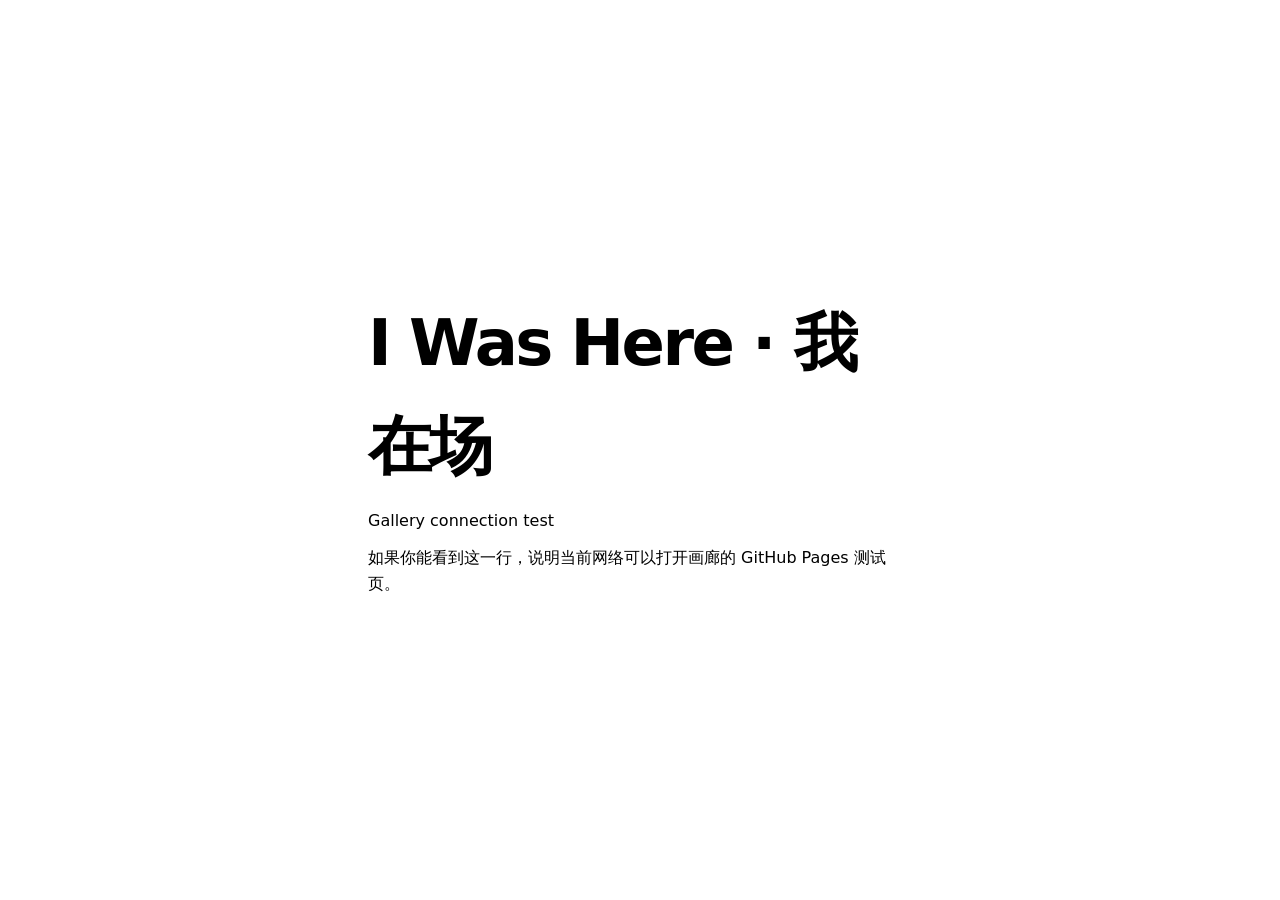
<file: index.html>
<!doctype html><html lang="en"><meta charset="utf-8"><meta name="viewport" content="width=device-width,initial-scale=1"><title>I Was Here · 我在场</title><style>html{color-scheme:light dark}body{margin:0;min-height:100svh;display:grid;place-items:center;font:1rem/1.6 system-ui,sans-serif}main{max-width:34rem;padding:2rem}h1{font-size:clamp(2rem,7vw,4rem);letter-spacing:-.04em;margin:0}p{margin:.7rem 0}</style><main><h1>I Was Here · 我在场</h1><p>Gallery connection test</p><p lang="zh-CN">如果你能看到这一行，说明当前网络可以打开画廊的 GitHub Pages 测试页。</p></main></html>
</file>
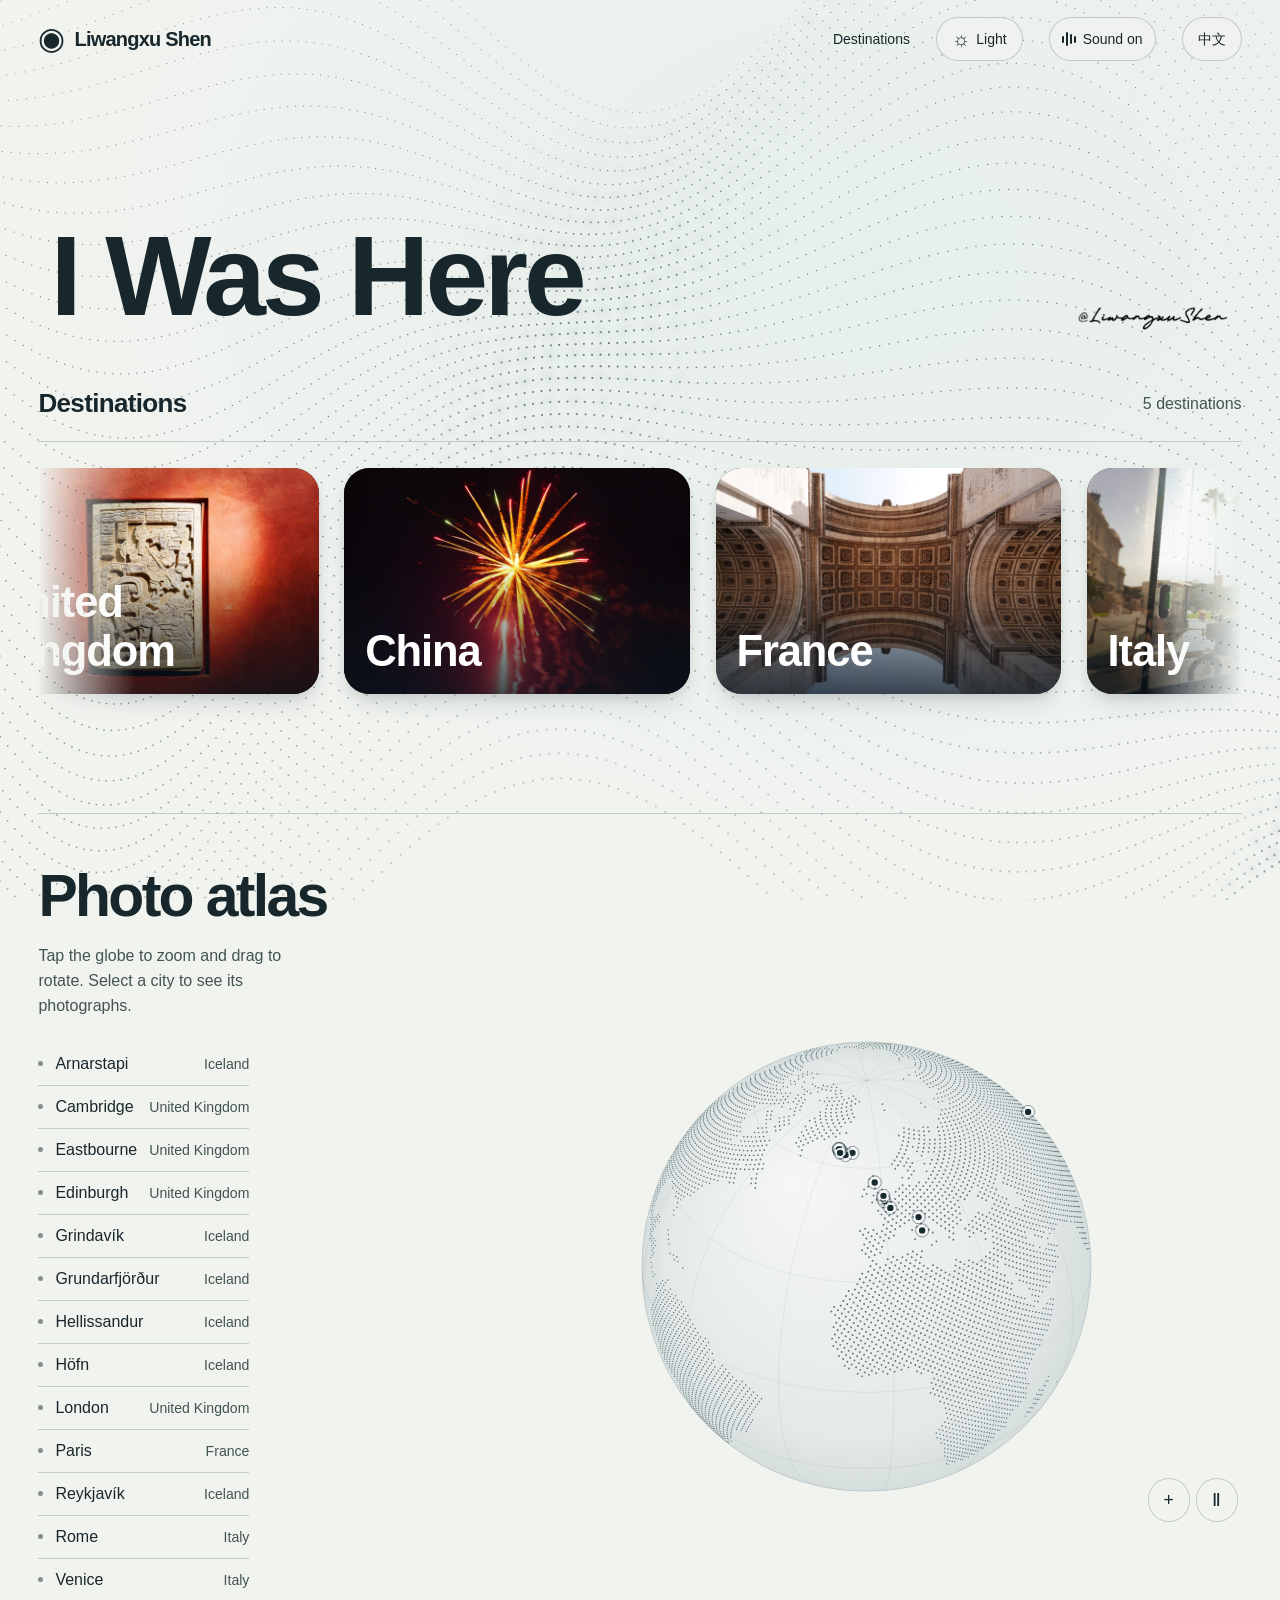
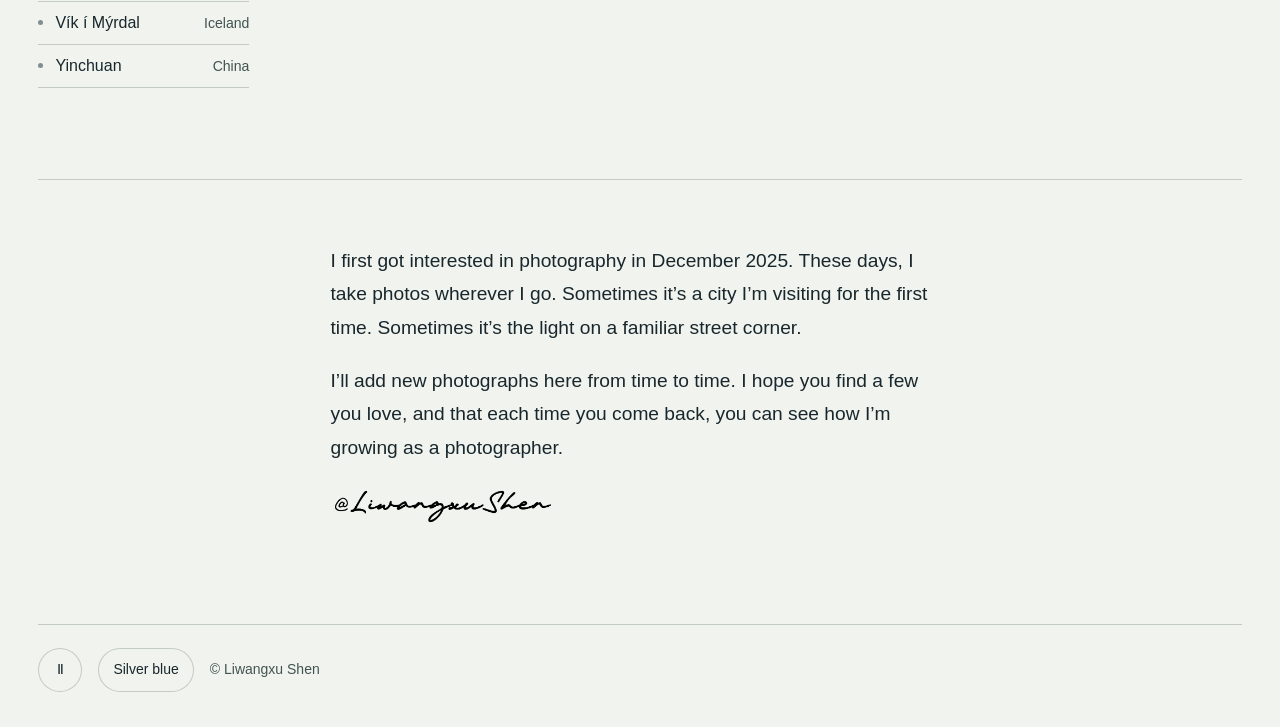
<file: docs/index.html>
<!doctype html>
<html lang="en"><head><meta charset="utf-8"><meta name="viewport" content="width=device-width,initial-scale=1,viewport-fit=cover"><meta name="theme-color" content="#f5f5f1"><title>I Was Here · Liwangxu Shen</title><link rel="stylesheet" href="style.css"></head>
<body><canvas id="drape" aria-hidden="true"></canvas><header><a class="identity" href="./"><span class="iris" aria-hidden="true">◉</span> Liwangxu Shen</a><nav><a href="#collection" data-t="destinations">Destinations</a><button id="theme" class="theme-control" type="button"><span class="theme-glyph" aria-hidden="true">☼</span><span class="theme-name">Appearance</span></button><button id="sound" class="sound-control" type="button" aria-pressed="true"><span class="sound-bars" aria-hidden="true"><i></i><i></i><i></i><i></i></span><span class="sound-name">Sound on</span></button><button id="lang" aria-label="Switch language">中文</button></nav></header>
<main><section class="hero"><div class="hero-copy"><h1 data-t="heading">I Was Here</h1><img class="sig" src="signature.png" alt="@LiwangxuShen"></div></section>
<section id="collection">
<div class="sectionhead"><div><nav id="crumbs" aria-label="Breadcrumb" hidden></nav><h2 id="sectionTitle" tabindex="-1">Destinations</h2></div><span id="count"></span></div>
<div id="rail" class="travel-rail" hidden></div><div class="grid" id="grid" hidden></div><p class="empty" id="empty" data-t="empty">The first photograph will appear here.</p></section>
<section id="atlas" aria-labelledby="atlasTitle" hidden>
  <div class="atlas-index"><h2 id="atlasTitle"></h2><p id="atlasHelp"></p><nav id="atlasCities" aria-labelledby="atlasTitle"></nav></div>
  <div class="atlas-map"><canvas id="atlasCanvas" aria-hidden="true"></canvas><span id="atlasTip" hidden></span><div class="atlas-tools"><button id="atlasZoom" type="button"></button><button id="atlasSpin" type="button"></button></div></div>
</section>
<div class="gallery-intro">
  <p data-t="introOpening"></p>
  <p data-t="introWelcome"></p>
  <img class="intro-signature" src="signature.png" alt="@LiwangxuShen">
</div></main>
<footer><button type="button" id="pause" class="motion-control" aria-label="Pause background animation">Ⅱ</button><button id="palette" type="button" hidden></button><span id="siteVisits"></span><span>© Liwangxu Shen</span><a id="studioLink" hidden href="/api/studio/page" data-t="studio">Studio</a></footer>
<dialog id="viewer" aria-labelledby="workTitle" autofocus>
<img id="viewerBackdrop" alt="" aria-hidden="true">
<div class="toolbar"><div class="viewer-actions"><button id="back" data-t="close">Close</button><button id="viewerSound" class="sound-control" type="button" aria-pressed="true"><span class="sound-bars" aria-hidden="true"><i></i><i></i><i></i><i></i></span><span class="sound-name">Sound on</span></button></div><span id="position"></span><div class="viewer-nav"><button id="prev" aria-label="Previous">‹</button><button id="next" aria-label="Next">›</button></div></div>
<div class="stage"><button id="viewPhoto" type="button" aria-pressed="false"><img id="large" alt=""></button></div>
<div id="capture" aria-live="polite"><p id="camera"></p><p id="lens"></p><p id="settings"></p><p id="context"></p></div>
<div id="caption"><div><h2 id="workTitle" tabindex="-1"></h2><p id="description"></p></div><div class="download-options"><a class="download" id="download" data-t="download">Download signed photo</a><a id="openSigned" target="_blank" rel="noopener" data-t="openSigned">Open signed JPEG</a></div></div>
<section id="guestbook" hidden aria-labelledby="guestTitle">
<div class="guest-head"><h2 id="guestTitle" tabindex="-1">Guestbook</h2><span id="guestStats"></span></div>
<form id="guestForm"><label><span id="nickLabel">Nickname (optional)</span><input id="guestNick" maxlength="40" autocomplete="off"></label>
<label><span id="messageLabel">Message</span><textarea id="guestBody" maxlength="800" rows="2" required></textarea></label><button id="sendMessage" type="submit">Post message</button></form>
<p id="guestStatus" role="status"></p><ol id="messageList" class="messages"></ol><button type="button" id="olderMessages" hidden>Older messages</button></section>
</dialog>
<script type="module" src="gallery.js"></script></body></html>
</file>
<file: docs/style.css>
*{box-sizing:border-box}html{color-scheme:light;scroll-behavior:smooth}body{margin:0;background:#f5f5f1;color:#18201f;font:16px/1.5 var(--gallery-font)}button,input,select,textarea{font:inherit}a{color:inherit;text-decoration:none}button,a{touch-action:manipulation}button{cursor:pointer;color:inherit}button:active,.download:active{transform:scale(.97)}button:focus-visible,a:focus-visible,input:focus-visible{outline:3px solid #428aaa;outline-offset:3px}[hidden]{display:none!important}header,footer,.sectionhead,#caption,.toolbar,.actions,nav{display:flex;align-items:center;justify-content:space-between;gap:16px}header,main,footer{width:min(94vw,1720px);margin:auto}header{height:78px}.identity{font-size:20px;letter-spacing:-.04em;font-weight:600;display:flex;align-items:center;gap:10px}.iris{font-size:31px;font-weight:400}nav{gap:26px}nav a,nav button,footer a{font-size:14px}button,.download{border:1px solid #a4aaa74d;border-radius:24px;background:transparent;padding:8px 15px;min-height:44px}nav button{min-width:52px}.hero{position:relative;isolation:isolate;overflow:hidden;min-height:380px;height:clamp(400px,61svh,780px);background:linear-gradient(145deg,#091b21,#102e36 56%,#173c42);color:#fff;border-radius:5px}.hero canvas,.hero #cover{position:absolute;inset:0;display:block;width:100%;height:100%;object-fit:cover}.hero:after{position:absolute;content:"";inset:0;z-index:0;pointer-events:none;background:linear-gradient(0deg,#0715199c,transparent 68%)}.hero-copy{position:absolute;z-index:1;bottom:9%;left:5%;right:5%;pointer-events:none}.hero h1{font-size:clamp(56px,7.5vw,136px);font-weight:400;line-height:1.05;letter-spacing:-.055em;margin:0 0 20px;text-wrap:balance}.sig{width:clamp(120px,14vw,220px);filter:invert(1);display:block}.sectionhead{padding:36px 0 18px;border-bottom:1px solid #a1a7a250}.sectionhead h2{font-size:26px;font-weight:500;letter-spacing:-.04em;margin:0}.sectionhead span,footer,.empty{color:#545f5d}.empty{padding:26px 0 56px;margin:0}.grid{display:grid;grid-template-columns:repeat(auto-fill,minmax(min(290px,100%),1fr));gap:28px;margin-top:22px}.card{border:0;border-radius:0;display:block;text-align:left;padding:0}.card img{width:100%;height:auto;object-fit:cover;background:#e9ebe6;display:block}.card strong,.card small{display:block}.card strong{font-size:18px;padding-top:8px;font-weight:500}.card small{font-size:14px;color:#586260}footer{border-top:1px solid #a1a7a250;padding:23px 0 35px;margin-top:34px;font-size:14px}dialog{color:white;background:#131716;border:0;width:100%;max-width:none;height:100dvh;max-height:none;padding:18px max(4vw,env(safe-area-inset-right)) max(18px,env(safe-area-inset-bottom));margin:0;overflow-y:auto}dialog[open]{display:flex;flex-direction:column;gap:12px}dialog button,.download{color:#fff;background:#414948b3;backdrop-filter:blur(12px)}.toolbar{font-size:14px}.stage{min-height:120px;flex:1;display:grid;place-items:center;overflow:hidden}.stage img{width:100%;height:100%;min-height:0;max-height:78dvh;object-fit:contain}#caption h2{margin:0;font-weight:500}#description{margin:2px 0;color:#ced2d0}.actions{gap:7px}#details{display:grid;grid-template-columns:repeat(auto-fit,minmax(135px,1fr));padding:15px 18px;gap:12px;background:#ffffff12;border-radius:8px;margin:0}dt{font-size:13px;color:#bdc6c3}dd{margin:2px 0 0}.studio{max-width:800px;margin:30px auto;padding:0 16px}.studio h1{font-weight:500;letter-spacing:-.045em}.studio form,.studio fieldset{display:grid;gap:14px}.studio fieldset{border:1px solid #c3cac4;border-radius:8px;padding:18px;margin:0}.studio label{display:grid;gap:4px}.studio input,.studio textarea{background:white;border:1px solid #a8b4ac;border-radius:4px;padding:9px;width:100%;min-width:0}.studio .pair{display:grid;grid-template-columns:1fr 1fr;gap:12px}.studio button{justify-self:start}.studio .primary{background:#1d3c3b;color:white}.studio img{max-width:100%;max-height:220px}.studio p{margin:.5em 0}.studio output{display:block;min-height:24px}.studio details summary{cursor:pointer}.studio .small{color:#53625c;font-size:14px}body:has(dialog[open]){overflow:hidden}@media(max-width:640px){header,main,footer{width:92vw}header{height:63px}nav{gap:10px}.identity{font-size:17px}.hero{height:54svh;min-height:320px}.hero-copy{bottom:10%}.sectionhead{padding-top:26px}.grid{grid-template-columns:1fr}.studio .pair{grid-template-columns:1fr}#caption{align-items:flex-start;flex-direction:column;gap:8px}#caption h2{font-size:20px}.actions{width:100%;justify-content:flex-start}.download{margin-left:auto}dialog{padding-top:max(12px,env(safe-area-inset-top))}}@media(prefers-reduced-motion:reduce){*{scroll-behavior:auto!important;animation-duration:0s!important;transition-duration:0s!important}}

.sound-control{display:inline-flex;align-items:center;justify-content:center;gap:7px;padding-inline:12px}.sound-bars{display:inline-flex;align-items:center;gap:2px;height:15px}
.sound-bars i{width:2px;height:7px;background:currentColor;border-radius:2px;transition:transform .18s}.sound-bars i:nth-child(2){height:14px}.sound-bars i:nth-child(3){height:10px}.sound-control[aria-pressed=false] i{transform:scaleY(.25)}
@media(prefers-reduced-motion:no-preference){
 .hero-copy h1{animation:title-rise .75s cubic-bezier(.2,.8,.2,1) both}.hero-copy .sig{animation:title-rise .74s .09s cubic-bezier(.2,.8,.2,1) both}
 .sectionhead{animation:title-rise .6s .14s both}.card{animation:work-in .4s both}
 nav a,footer a{position:relative}nav a:after,footer a:after{content:'';position:absolute;bottom:-3px;left:0;right:0;height:1px;background:currentColor;transform:scaleX(0);transform-origin:left;transition:transform .22s}
 button,.download{transition:transform .16s,background-color .18s,box-shadow .2s}.card img{transition:transform .3s,box-shadow .3s}
 @media(hover:hover){.card:hover img{transform:translateY(-4px);box-shadow:0 10px 26px #142e3320}.sound-control:hover,.motion-control:hover{box-shadow:0 0 0 4px #8bb9b627}nav a:hover:after,footer a:hover:after{transform:scaleX(1)}}
 @keyframes title-rise{from{opacity:0;transform:translateY(16px)}to{opacity:1;transform:none}}
 @keyframes work-in{from{opacity:.25;transform:translateY(8px)}to{opacity:1;transform:none}}
}
@media(max-width:640px){.sound-name{position:absolute;width:1px;height:1px;overflow:hidden;clip-path:inset(50%)}nav button{min-width:44px}nav{gap:4px}}

:root{
 --paper:#f1f3ef;--ink:#18272c;--secondary:#425452;--line:#96a39c80;
 --glass:#f1f3efdb;--input:#fbfcf9;--tile:#e2e6e1;--primary:#23433e;--on-primary:#fff;
 --wash:radial-gradient(ellipse at 68% 28%,#e6efeb 0%,transparent 68%);
 color-scheme:light
}
:root[data-theme=dark]{
 --paper:#000;--ink:#edf1fa;--secondary:#b4bfd3;--line:#7891bf55;
 --glass:#091326e8;--input:#0c1830;--tile:#091225;--primary:#c0d1f2;--on-primary:#09152b;
 --wash:none;
 color-scheme:dark
}
html{background:var(--paper)}
body{position:relative;isolation:isolate;min-height:100svh;background:transparent;color:var(--ink)}
body::before{content:"";position:fixed;inset:0;z-index:-2;pointer-events:none;background:var(--wash),var(--paper)}
body>#drape{position:fixed;inset:0;height:100%;width:100%;z-index:-1;pointer-events:none;display:block}
header,main,footer{position:relative}
body>header{position:sticky;top:0;z-index:5}
#sectionTitle{scroll-margin-top:84px}
.hero{border-radius:0;background:transparent;color:var(--ink);isolation:auto;min-height:310px}
.hero:after{display:none}.hero .hero-copy{left:2%;right:2%;bottom:16%}
.hero .sig{filter:none}:root[data-theme=dark] .sig{filter:invert(1)}
.hero.has-photo{display:grid;grid-template-columns:minmax(220px,1fr) 1.4fr;align-items:center;gap:5%}
.hero.has-photo .hero-copy{position:static;grid-column:1;grid-row:1;padding-left:4%}
.hero.has-photo #cover{position:static;inset:auto;grid-column:2;grid-row:1;width:100%;height:85%;object-fit:contain}
.hero.has-photo h1{font-size:clamp(42px,6vw,102px)}
footer,.sectionhead,.studio fieldset{border-color:var(--line)}
footer,.sectionhead span,.empty,.card small,.studio .small{color:var(--secondary)}
footer>span{margin-right:auto}.motion-control,.theme-control,.sound-control,nav #lang{border-color:var(--line);background:var(--glass);color:var(--ink)}
.theme-control{display:inline-flex;align-items:center;gap:6px}.theme-glyph{font-size:20px;line-height:1}.motion-control{width:44px;min-width:44px;padding:6px}
.card img{background:var(--tile)}.studio fieldset,.studio details[open]{background:var(--glass)}
.studio fieldset{backdrop-filter:blur(6px)}.studio details[open]{padding:14px;border-radius:8px}
.studio input,.studio textarea{background:var(--input);color:var(--ink);border-color:var(--line)}.studio .primary{background:var(--primary);color:var(--on-primary)}
body:has(#viewer[open])>:is(header,main,footer){visibility:hidden}
#viewer{background:transparent;color:var(--ink)}#viewer::backdrop{background:transparent}
#viewer button,#viewer .download,#viewer #details{background:var(--glass);color:var(--ink);border-color:var(--line)}
#viewer dt,#viewer #description{color:var(--secondary)}
@media(max-width:640px){
 .theme-name{position:absolute;width:1px;height:1px;overflow:hidden;clip-path:inset(50%)}
 nav{gap:4px}.theme-control{justify-content:center;padding:8px}
 .hero.has-photo{grid-template-columns:1fr;grid-template-rows:minmax(0,1fr) auto;gap:8px;padding-block:12px}
 .hero.has-photo #cover{grid-column:1;grid-row:1;height:100%}.hero.has-photo .hero-copy{grid-row:2;padding-left:0}
 .hero.has-photo h1{font-size:36px;margin:0 0 4px}.hero.has-photo .sig{width:115px}
}
@media(max-width:385px){header{height:auto;min-height:70px;flex-wrap:wrap;gap:2px;padding-block:8px}header nav{margin-left:auto}}


.hero{height:clamp(190px,30svh,335px);min-height:0;display:grid;align-items:end}
.hero .hero-copy{position:relative;inset:auto;display:flex;justify-content:space-between;align-items:flex-end;gap:20px;width:100%;padding:30px 1% 10px}
.hero h1{font-size:clamp(62px,8.8vw,148px);margin:0}
:root{
  --gallery-font:-apple-system,BlinkMacSystemFont,"Segoe UI",Roboto,"Helvetica Neue",Arial,sans-serif;
  font-optical-sizing:auto;
}
.hero h1:lang(en),.studio h1:lang(en){
  font-family:inherit;
  font-weight:600;
  letter-spacing:-.035em;
  line-height:1.08;
}
.sectionhead h2:lang(en),#caption h2:lang(en){
  font-weight:600;
  letter-spacing:-.025em;
}
:root:lang(zh){
  --gallery-font:"PingFang SC","Microsoft YaHei","Noto Sans CJK SC","Noto Sans SC",sans-serif;
}
.hero h1:lang(zh){
  font-family:inherit;
  font-size:clamp(54px,7.5vw,126px);
  font-weight:600;
  letter-spacing:normal;
}
.hero .sig{width:clamp(110px,12vw,190px);margin-bottom:.4em}
#collection{scroll-margin-top:84px}
.travel-rail{overflow-x:auto;scrollbar-width:none;scroll-behavior:auto;touch-action:pan-x pan-y pinch-zoom;cursor:grab;user-select:none;overscroll-behavior-x:contain}
.travel-rail.is-looping{
  --edge-fade:clamp(28px,8%,132px);
  --rail-mask:linear-gradient(to right,
    transparent, #000 var(--edge-fade),
    #000 calc(100% - var(--edge-fade)), transparent);
  -webkit-mask-image:var(--rail-mask);
  mask-image:var(--rail-mask);
}
.travel-rail::-webkit-scrollbar{display:none}
.travel-track,.travel-set{display:flex;width:max-content}
.travel-set{gap:clamp(15px,2vw,34px);padding:26px clamp(15px,2vw,34px) 38px 0}
.destination-card{position:relative;isolation:isolate;display:block;width:clamp(212px,27vw,465px);aspect-ratio:1.53;overflow:hidden;border-radius:clamp(18px,2vw,30px);cursor:inherit;touch-action:pan-x pan-y pinch-zoom;color:white;background:#263331;box-shadow:0 9px 20px #04141b24}
.destination-card img{display:block;width:100%;height:100%;object-fit:cover;transition:transform .6s ease}
.destination-card:after{content:"";position:absolute;inset:0;background:linear-gradient(0deg,#09141dc4,transparent 58%);pointer-events:none}
.destination-card strong{position:absolute;z-index:1;bottom:8%;left:6%;right:6%;font-size:clamp(30px,3.4vw,58px);line-height:1.12;font-weight:600;letter-spacing:-.035em}
.destination-card:focus-visible{outline-offset:-4px}
.destination-card strong:lang(en){
  font-family:inherit;
  font-weight:600;
  letter-spacing:-.025em;
}
.destination-card strong:lang(zh){
  font-family:inherit;
  font-weight:600;
  letter-spacing:normal;
}
@media(hover:hover){.destination-card:hover img{transform:scale(1.035)}}
.travel-rail.dragging{cursor:grabbing}
#crumbs{justify-content:flex-start;gap:12px;margin-bottom:16px;font-size:14px;color:var(--secondary)}
#crumbs a+a:before{content:"/";margin-right:12px;opacity:.6}
#sectionTitle:focus{outline:0}

.studio select{background:var(--input);color:var(--ink);border:1px solid var(--line);border-radius:4px;padding:10px;width:100%}
@media(max-width:640px){.hero{height:clamp(175px,25svh,230px)}.hero .hero-copy{align-items:start;flex-direction:column;gap:10px}.hero .sig{align-self:flex-end;margin:0}.destination-card{width:76vw}.sectionhead span{font-size:13px;text-align:right}}

.grid .reserved-slot{width:100%;aspect-ratio:1.53}
.reserved-slot,.city-card img,.grid .card img{border-radius:clamp(18px,2vw,30px)}
.reserved-slot{display:block;border:1px solid #34414d1a;background:linear-gradient(145deg,#fafbf9,#e4e7e5)}
.destination-card.reserved-slot::after{display:none}
:root[data-theme="light"] :is(.destination-card,.grid .reserved-slot,.city-card img){box-shadow:0 3px 9px #27374212,0 13px 24px -8px #29394433}
:root[data-theme="dark"] .reserved-slot{background:linear-gradient(145deg,#20252c,#14181e);border-color:#c1cfde1f}
#palette{font-size:14px;border-color:var(--line);color:var(--ink);background:var(--glass);padding-inline:14px}
button:disabled{pointer-events:none}
@media(max-width:480px){footer{flex-wrap:wrap;gap:9px}}

/* A shared row height gives each photograph a frame with its own proportions. */
.photo-grid:not([hidden]){
  --row-height:clamp(205px,20vw,300px);
  display:flex;
  flex-wrap:wrap;
  align-items:flex-start;
}
.photo-grid > .card{
  --photo-ratio:1;
  flex:var(--photo-ratio) 1 calc(var(--row-height) * var(--photo-ratio));
  min-width:0;
  max-width:min(100%,calc(var(--row-height) * var(--photo-ratio) * 1.45));
}
.photo-grid .card img{width:100%;height:auto;max-height:none}
@media(max-width:600px){
  .photo-grid:not([hidden]){display:grid;grid-template-columns:minmax(0,1fr)}
  .photo-grid > .card{max-width:100%;width:100%}
}

/* The photograph supplies both the sharp print and the soft colour behind it. */
#viewer{
  isolation:isolate;background:#242425;color:#fff;overscroll-behavior:contain;
  padding:clamp(12px,2.2vh,24px) max(4vw,env(safe-area-inset-right)) max(20px,env(safe-area-inset-bottom));
}
#viewer[open]{gap:0}
#viewer::backdrop{background:#242425}
#viewerBackdrop,#viewer::before{position:fixed;pointer-events:none}
#viewerBackdrop{
  z-index:-2;inset:-5%;width:110%;height:110%;max-width:none;object-fit:cover;filter:blur(30px);
}
#viewer::before{
  content:"";z-index:-1;inset:0;
  background:linear-gradient(to bottom,#08090b40 0%,#08090b12 45%,#08090b66 75%,#08090bb5 100%);
}
#viewer .viewer-actions{display:flex;align-items:center;gap:6px;justify-self:start}
#viewer .sound-control{min-width:44px}
#viewer .toolbar{position:sticky;top:0;z-index:2;flex:none;display:grid;grid-template-columns:1fr auto 1fr;align-items:center;text-shadow:0 1px 5px #000b}
#viewer #back{justify-self:start}
#viewer .viewer-nav{display:flex;gap:6px;justify-self:end}
#viewer button,#viewer .download{color:white;border:1px solid #ffffff58;background:#12141866;backdrop-filter:blur(14px)}
#viewer .stage{flex:1 0 auto;min-height:0;display:grid;place-items:center;overflow:visible;margin:clamp(12px,2vh,24px) 0}
#viewer .stage img{
  display:block;width:auto;height:auto;max-width:100%;max-height:clamp(180px,66dvh,880px);
  border-radius:clamp(14px,1.8vw,34px);box-shadow:0 16px 42px -8px #0009,0 3px 10px #0003;
}
#capture{text-align:center;font-variant-numeric:tabular-nums;text-shadow:0 1px 6px #000a;overflow-wrap:anywhere}
#capture p{margin:0}
#camera{font-size:clamp(1.1rem,1.6vw,1.55rem);font-weight:600}
#capture #lens{margin-top:3px;font-size:1rem}
#capture #settings{margin-top:5px;font-size:clamp(1rem,1.4vw,1.25rem);line-height:1.6}
#capture #context{margin-top:4px;font-size:.94rem}
#viewer #caption{flex:none;margin-top:16px;gap:10px;align-items:center}
#viewer #caption h2{font-size:1rem;color:white}
#viewer #description{color:white}
#viewer #description:empty{display:none}
@media(max-width:600px){
  #viewer{padding: max(12px,env(safe-area-inset-top)) 14px max(16px,env(safe-area-inset-bottom))}
  #viewer .stage{flex:0 0 auto;margin:auto 0 18px;padding-top:14px}
  #viewer .stage img{max-height:60dvh}
  #viewer #caption{margin:18px 0 auto;text-align:center}
}
#viewer #viewPhoto{
  display:grid;place-items:center;min-width:0;min-height:0;max-width:100%;
  padding:0;border:0;background:transparent;backdrop-filter:none;border-radius:clamp(14px,1.8vw,34px);cursor:zoom-in;
}
#viewer #viewPhoto:active{transform:none}
#viewer.pure[open]{
  --view-surface:#fff;
  display:grid;place-items:center;padding:0;overflow:hidden;background:var(--view-surface);
}
:root[data-theme="dark"] #viewer.pure[open]{--view-surface:#000}
#viewer.pure::before,#viewer.pure #viewerBackdrop,#viewer.pure .toolbar,#viewer.pure #caption,#viewer.pure #capture{display:none}
#viewer.pure .stage,#viewer.pure #viewPhoto{margin:0;padding:0;width:100%;height:100%;max-height:none;border-radius:0}
#viewer.pure #viewPhoto{cursor:zoom-out}
#viewer.pure #viewPhoto:focus-visible{outline-offset:-4px}
#viewer.pure .stage img{width:100%;height:100%;max-width:100vw;max-height:100dvh;object-fit:contain;border-radius:0;box-shadow:none}

#atlas{
  display:grid;grid-template-columns:minmax(220px, .75fr) minmax(0,1.5fr);
  align-items:center;gap:clamp(28px,6vw,100px);margin:clamp(48px,9vh,98px) 0 40px;
  border-top:1px solid var(--line);padding:clamp(26px,4vw,54px) 0;
}
.hero[hidden] ~ .gallery-intro{display:none}
.gallery-intro{
  display:grid;grid-template-columns:minmax(0,auto);justify-content:center;
  border-top:1px solid var(--line);
  padding:clamp(32px,5vw,72px) clamp(4px,2vw,28px);
  color:var(--ink);
}
.gallery-intro p{
  width:100%;max-width:58ch;margin:0;
  font-size:clamp(1rem,.93rem + .35vw,1.2rem);line-height:1.75;
}
.gallery-intro p + p{margin-top:1em}
.gallery-intro:lang(zh) p{max-width:32em}
.gallery-intro .intro-signature{
  display:block;width:clamp(176px,22vw,224px);max-width:100%;height:auto;margin:1.4rem 0 0;
}
:root[data-theme=dark] .intro-signature{filter:invert(1)}
#atlas h2{font:600 clamp(31px,4.6vw,66px)/1.04 var(--gallery-font);letter-spacing:-.045em;margin:0}
#atlasHelp{font-size:1rem;line-height:1.55;color:var(--secondary);max-width:32ch;margin:18px 0 24px}
#atlasCities{display:grid;gap:0;max-width:370px}
#atlasCities a{display:flex;align-items:baseline;gap:12px;padding:9px 0;border-bottom:1px solid var(--line);font-size:1rem}
#atlasCities a::before{content:'';width:5px;height:5px;align-self:center;border-radius:50%;background:currentColor;opacity:.5}
#atlasCities a:is(:hover,:focus-visible,.is-near)::before{outline:1px solid currentColor;outline-offset:3px;opacity:1}
#atlasCities small{margin-left:auto;color:var(--secondary);font-size:.88rem}
.atlas-map{position:relative;height:clamp(365px,39vw,590px);min-width:0;isolation:isolate}
#atlasCanvas{display:block;width:100%;height:100%;cursor:grab;touch-action:pan-y;user-select:none}
#atlasCanvas.is-zoomed{touch-action:none;border-radius:clamp(18px,2vw,30px)}
#atlasCanvas:active{cursor:grabbing}
#atlasCanvas.has-pin{cursor:pointer}
.atlas-tools{position:absolute;bottom:4px;right:4px;display:flex;gap:6px}
.atlas-tools button{min-width:42px;padding:4px 12px;background:var(--glass);border-color:var(--line);font-size:1.1rem}
#atlasTip{position:absolute;pointer-events:none;z-index:1;transform:translate(-50%,-100%);padding:5px 12px;border-radius:18px;white-space:nowrap;background:var(--ink);color:var(--page,#fff);font-size:.9rem;font-weight:550}
:root[data-theme="dark"] #atlasTip{color:#080d14}
@media(max-width:740px){
  #atlas{grid-template-columns:1fr;gap:12px;margin-top:46px}
  .atlas-index{display:contents}
  #atlas h2{grid-row:1}#atlasHelp{grid-row:2;margin:0;max-width:none}
  .atlas-map{grid-row:3;height:clamp(290px,90vw,450px)}#atlasCities{grid-row:4;max-width:none}
}

#guestbook{flex:none;align-self:center;box-sizing:border-box;width:min(100%,42rem);margin:24px auto 8px;padding:clamp(16px,3vw,28px);color:#fff;background:linear-gradient(130deg,#ffffff12,transparent 60%),rgb(19 23 29 / 28%);border:1px solid #ffffff3b;border-radius:20px;-webkit-backdrop-filter:blur(16px);backdrop-filter:blur(16px);box-shadow:0 8px 32px #0002,inset 0 1px #ffffff12}
#guestbook[hidden],#viewer.pure #guestbook,#studioActivity[hidden]{display:none}
.guest-head{display:flex;align-items:baseline;justify-content:space-between;flex-wrap:wrap;gap:8px}
#guestTitle{font-size:1.18rem;margin:0}
#guestStats,.messages time,.messages small{font-size:.8rem;opacity:.8}
#guestForm{display:grid;gap:12px;margin:18px 0 0}
#guestForm label{display:grid;gap:5px;font-size:.88rem}
#guestForm input,#guestForm textarea{box-sizing:border-box;width:100%;border:1px solid #ffffff55;border-radius:10px;background:rgb(10 15 22 / 16%);color:white;padding:8px 12px;font:inherit}
#guestForm textarea{resize:vertical}
#guestbook .messages li{border-color:#ffffff38}
#guestbook #sendMessage,#guestbook #olderMessages{background:rgb(255 255 255 / 10%)}
#viewer .stage,#viewer #viewPhoto{touch-action:pan-y pinch-zoom}
#viewer .stage img{-webkit-user-select:none;user-select:none}
@media(prefers-reduced-transparency:reduce){#guestbook{background:#282a2d}}
#guestForm button{justify-self:start}
#guestStatus:empty,#adminStatus:empty,.messages:empty,#siteVisits:empty{display:none}
.messages{list-style:none;padding:0;margin:12px 0}
.messages li{padding:12px 0;border-top:1px solid currentColor;overflow-wrap:anywhere}
.messages li div{display:flex;align-items:baseline;gap:12px;flex-wrap:wrap}
.messages li p{margin:.45em 0;white-space:pre-wrap}
#studioActivity{margin:20px 0 28px}#studioActivity details{margin:10px 0}

.work-names h3{margin:0;font-size:1.05rem}
.work-names .small{margin:.2rem 0 .8rem}
#activityRank{padding-inline-start:1.8rem}
#activityRank li{padding:.35rem 0}
#activityRank a{display:inline-flex;align-items:center;gap:.7rem;min-height:44px;max-width:100%;vertical-align:middle}
#activityRank a span{text-decoration:underline;text-underline-offset:.2em;overflow-wrap:anywhere}
#activityRank img{width:56px;height:42px;border-radius:7px;object-fit:cover;flex:none}
#activityRank small{margin-inline-start:.8rem;color:var(--secondary);white-space:nowrap}

@media(max-width:640px){#viewer .toolbar{grid-template-columns:1fr auto 1fr;gap:4px}#viewer .toolbar button{min-width:44px;padding-inline:10px}}

#viewer:focus,#workTitle:focus{outline:0}
.download-options{display:grid;justify-items:center;gap:5px}
#openSigned{font-size:.875rem;color:inherit;text-decoration:underline;text-underline-offset:.18em;padding:6px 10px}
#signedInspector img{display:block;max-width:100%;max-height:55vh;width:auto;height:auto;margin:.8rem auto;border-radius:10px}
#downloadHistory{padding-inline-start:1.5rem}#downloadHistory time{margin-inline-start:1rem;color:var(--secondary);font-size:.88rem}

#guestbook{scroll-margin-block-start:76px}
#guestTitle:focus{outline:0}
#adminMessages section{margin:1rem 0;padding:.8rem 0;border-top:1px solid var(--line)}
#adminMessages h3{margin:0 0 .25rem;font-size:1rem}
#adminMessages h3 a{display:inline-flex;align-items:center;gap:.8rem;text-decoration:underline;text-underline-offset:.2em;overflow-wrap:anywhere}
#adminMessages h3 img{border-radius:8px;object-fit:cover;flex:none}
#adminMessages small{color:var(--secondary)}

#studioLink[hidden], #removePreview[hidden] { display: none !important; }
</file>
